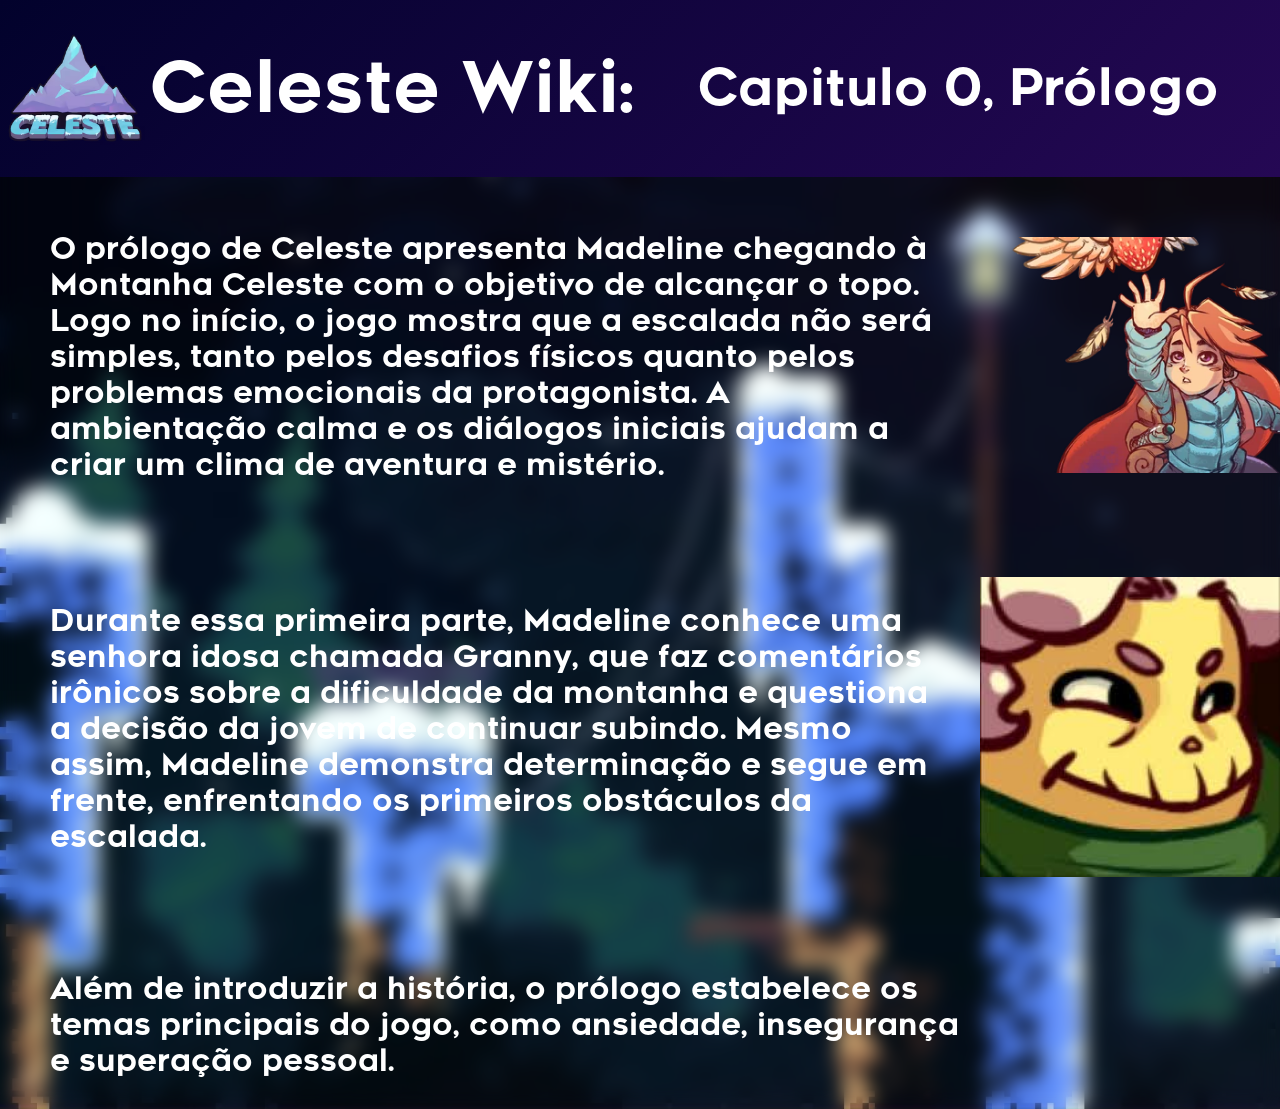
<file: pages/prologue.html>
<!DOCTYPE html>

<html lang="en">

    <head>
        
        <meta charset="UTF-8">
        <meta name="viewport" content="width=device-width, initial-scale=1.0">
        
        <link rel="icon" type="image/webp" href="../assets/icons/strawberry_icon.webp">
        <link rel="stylesheet" href="../style/phases.css">
        <script src="../script/sound.js" defer></script>
        <style>
            p{margin-left: 20px; color: white;}
            .image{ width: 300px; margin: 20px; margin-left: 0px; padding-left: 20px;}
        </style>

        <title>Prologue</title>
    </head>

    <body style="background-image: url('../assets/backgrounds/prologue_background.png');">
        
        <audio autoplay loop id="music">
            <source src="../assets/sounds/prologue.mp3" type="audio/mp3">
        </audio>

        <header>

            <a id="hyperlink" href="../index.html">
                <img src="../assets/icons/celeste_icon.avif">

                <h1>Celeste Wiki:</h1>
            </a>

            <h2>Capitulo 0, Prólogo</h2>
        </header>

        <main>

            <div class="row">
                <div class="text">
                    <p>
                        O prólogo de Celeste apresenta Madeline chegando à Montanha Celeste com o objetivo de alcançar o topo. Logo no início, o jogo mostra que a escalada não será simples, tanto pelos desafios físicos quanto pelos problemas emocionais da protagonista. A ambientação calma e os diálogos iniciais ajudam a criar um clima de aventura e mistério.
                    </p>
                </div>

                <div class="image">
                    <img class="image" src="../assets/images/madeline.webp" style="width: 120%;">
                </div>
            </div>

            <div class="row">
                <div class="text">
                    <p>
                        Durante essa primeira parte, Madeline conhece uma senhora idosa chamada Granny, que faz comentários irônicos sobre a dificuldade da montanha e questiona a decisão da jovem de continuar subindo. Mesmo assim, Madeline demonstra determinação e segue em frente, enfrentando os primeiros obstáculos da escalada.
                    </p>
                </div>

                <div class="image">
                    <img class="image" src="../assets/images/granny.png">
                </div>
            </div>

            <div class="row">
                <div class="text">
                    <p>
                        Além de introduzir a história, o prólogo estabelece os temas principais do jogo, como ansiedade, insegurança e superação pessoal. 
                    </p>
                </div>
            </div>
        </main>
    </body>
</html>
</file>
<file: style/phases.css>
@import url("./style.css"); 

body {

    
    background-size: cover;
    background-repeat: no-repeat;
    overflow: hidden;

    backdrop-filter: blur(10px);
    -webkit-backdrop-filter: blur(10px); 
    background-color: rgba(255, 255, 255, 0.5); 
}

header {

    display: flex;
    flex-direction: row;

    align-items: center;
    gap: 5%;   

    background-image: linear-gradient(135deg, #02022c 0%, #250854 100%);
    color: #ffffff;

    margin-bottom: 20px;
}

header h2 {

    font-size: 50px;
}

#hyperlink {

    display: flex;

    flex-direction: row;
    align-items: center;

    text-decoration: none;
    color: inherit;
}

#hyperlink h1 {

    font-size: 70px;
}

#hyperlink img {

    width: 150px;
}

main {

    display: flex;
    flex-direction: column;

    gap: 20px;
    margin-left: 30px;
}

.row {

    display: flex;
    flex-direction: row;
    align-items: center;
}

.text {

    width: 75%;

    font-size: 30px;
    color: white;
}

.image {

    width: 25%;
}
</file>
